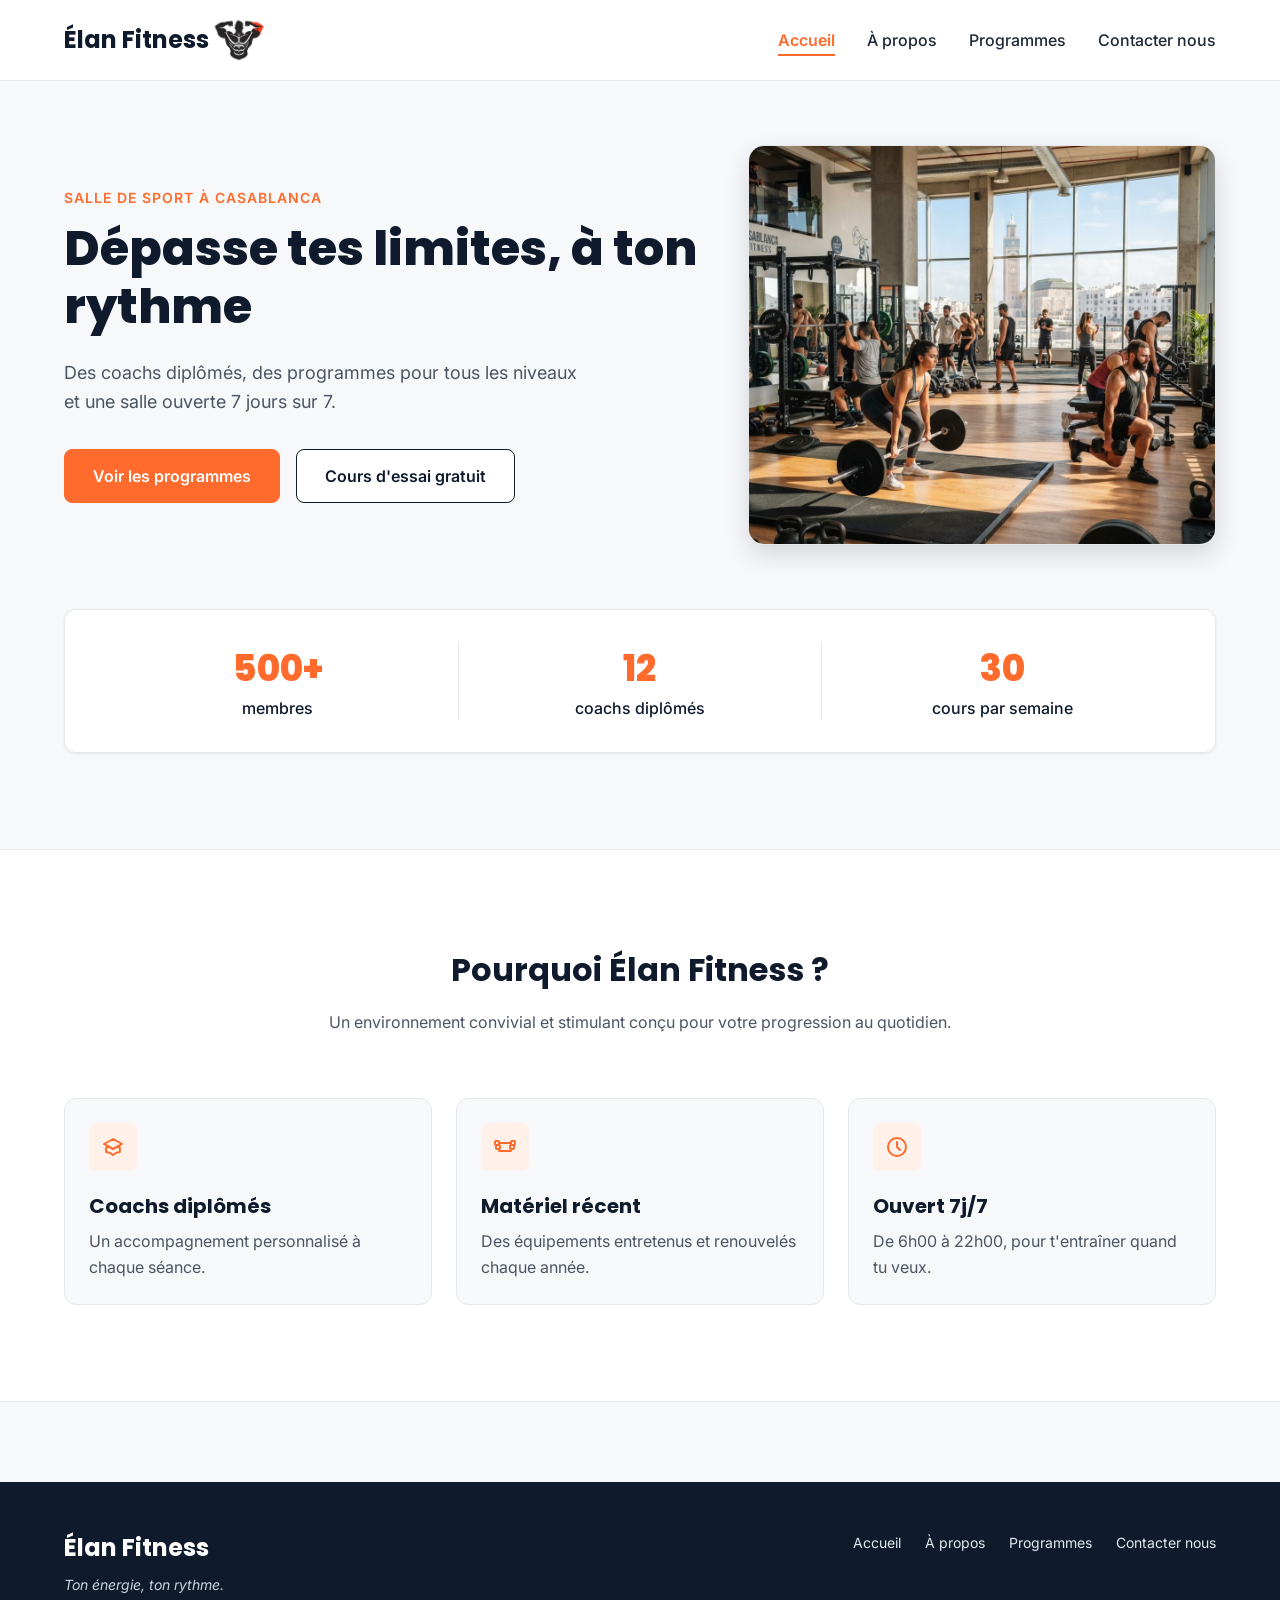
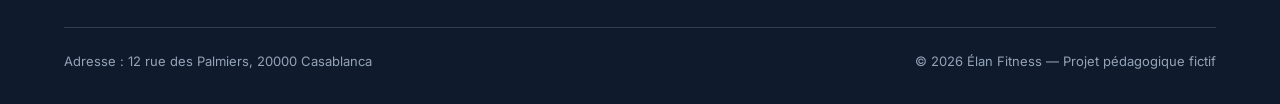
<file: index.html>
<html lang="fr">

<head>
    <meta charset="UTF-8">
    <meta name="viewport" content="width=device-width, initial-scale=1">
    <meta name="description"
        content="Élan Fitness, salle de sport à Casablanca : musculation, yoga, cardio et boxe fitness avec des coachs diplômés. Réservez votre cours d'essai gratuit.">
        <meta name="viewport" content="width=device-width, initial-scale=1.0">
    <title>Élan Fitness | Salle de sport à Casablanca</title>

    <link rel="preconnect" href="https://fonts.googleapis.com">
    <link rel="preconnect" href="https://fonts.gstatic.com" crossorigin>
    <link
        href="https://fonts.googleapis.com/css2?family=Inter:wght@400;500;600&family=Poppins:wght@600;700;800&display=swap"
        rel="stylesheet">

    <link rel="stylesheet" href="style.css">
</head>

<body>

    <header class="en-tete">
        <div class="conteneur en-tete-contenu">
            <a href="#accueil" class="logo">Élan Fitness<img src="img/fitnesslogo.png" alt="" class=" logoicone logo"></a>
            

            <nav aria-label="Navigation principale">
                <ul class="menu">
                    <li><a href="index.html" class="lien-actif">Accueil</a></li>
                    <li><a href="aboutus.html">À propos</a></li>
                    <li><a href="programmes.html">Programmes</a></li>
                    <li><a href ="contact.html" >Contacter nous</a></li>
                </ul>
            </nav>
        </div>
    </header>

    <main>

        <section id="accueil" class="hero">
            <div class="conteneur">

                <div class="hero-contenu">
                    <div class="hero-texte">
                        <p class="sur-titre">Salle de sport à Casablanca</p>
                        <h1>Dépasse tes limites, à ton rythme</h1>
                        <p class="hero-description">
                            Des coachs diplômés, des programmes pour tous les niveaux et une salle ouverte 7 jours sur
                            7.
                        </p>
                        <div class="boutons">
                            <a href="programmes.html" class="bouton bouton-principal">Voir les programmes</a>
                            <a href="contact.html" class="bouton bouton-secondaire">Cours d'essai gratuit</a>
                        </div>
                    </div>

                    <img class="hero-image" src="img/hero.jpg"
                        alt="Des personnes s'entraînent dans une salle de sport lumineuse à Casablanca">
                </div>

                <div class="chiffres">
                    <div class="chiffre">
                        <p class="chiffre-nombre">500+</p>
                        <p>membres</p>
                    </div>
                    <div class="chiffre">
                        <p class="chiffre-nombre">12</p>
                        <p>coachs diplômés</p>
                    </div>
                    <div class="chiffre">
                        <p class="chiffre-nombre">30</p>
                        <p>cours par semaine</p>
                    </div>
                </div>

            </div>
        </section>

        <section class="section section-blanche">
            <div class="conteneur">

                <div class="section-titre">
                    <h2>Pourquoi Élan Fitness ?</h2>
                    <p>Un environnement convivial et stimulant conçu pour votre progression au quotidien.</p>
                </div>

                <div class="cartes">
                    <article class="carte carte-avantage">
                        <div class="icone"><img src="img/icone-coach.svg" alt=""></div>
                        <h3>Coachs diplômés</h3>
                        <p>Un accompagnement personnalisé à chaque séance.</p>
                    </article>

                    <article class="carte carte-avantage">
                        <div class="icone"><img src="img/icone-materiel.svg" alt=""></div>
                        <h3>Matériel récent</h3>
                        <p>Des équipements entretenus et renouvelés chaque année.</p>
                    </article>

                    <article class="carte carte-avantage">
                        <div class="icone"><img src="img/icone-horloge.svg" alt=""></div>
                        <h3>Ouvert 7j/7</h3>
                        <p>De 6h00 à 22h00, pour t'entraîner quand tu veux.</p>
                    </article>
                </div>

            </div>
        </section>
    </main>
</body>

<footer class="pied-de-page">
    <div class="conteneur">

        <div class="pied-haut">
            <div>
                <p class="logo logo-clair">Élan Fitness</p>
                <p class="slogan">Ton énergie, ton rythme.</p>
            </div>

            <nav aria-label="Navigation du pied de page">
                <ul class="menu menu-pied">
                    <li><a href="index.html">Accueil</a></li>
                    <li><a href="aboutus.html">À propos</a></li>
                    <li><a href="programmes.html">Programmes</a></li>
                    <li><a href ="contact.html" >Contacter nous</a></li>
                </ul>
            </nav>
        </div>

        <div class="pied-bas">
            <p>Adresse : 12 rue des Palmiers, 20000 Casablanca</p>
            <p>&copy; 2026 Élan Fitness — Projet pédagogique fictif</p>
        </div>

    </div>
</footer>

</body>

</html>
</file>
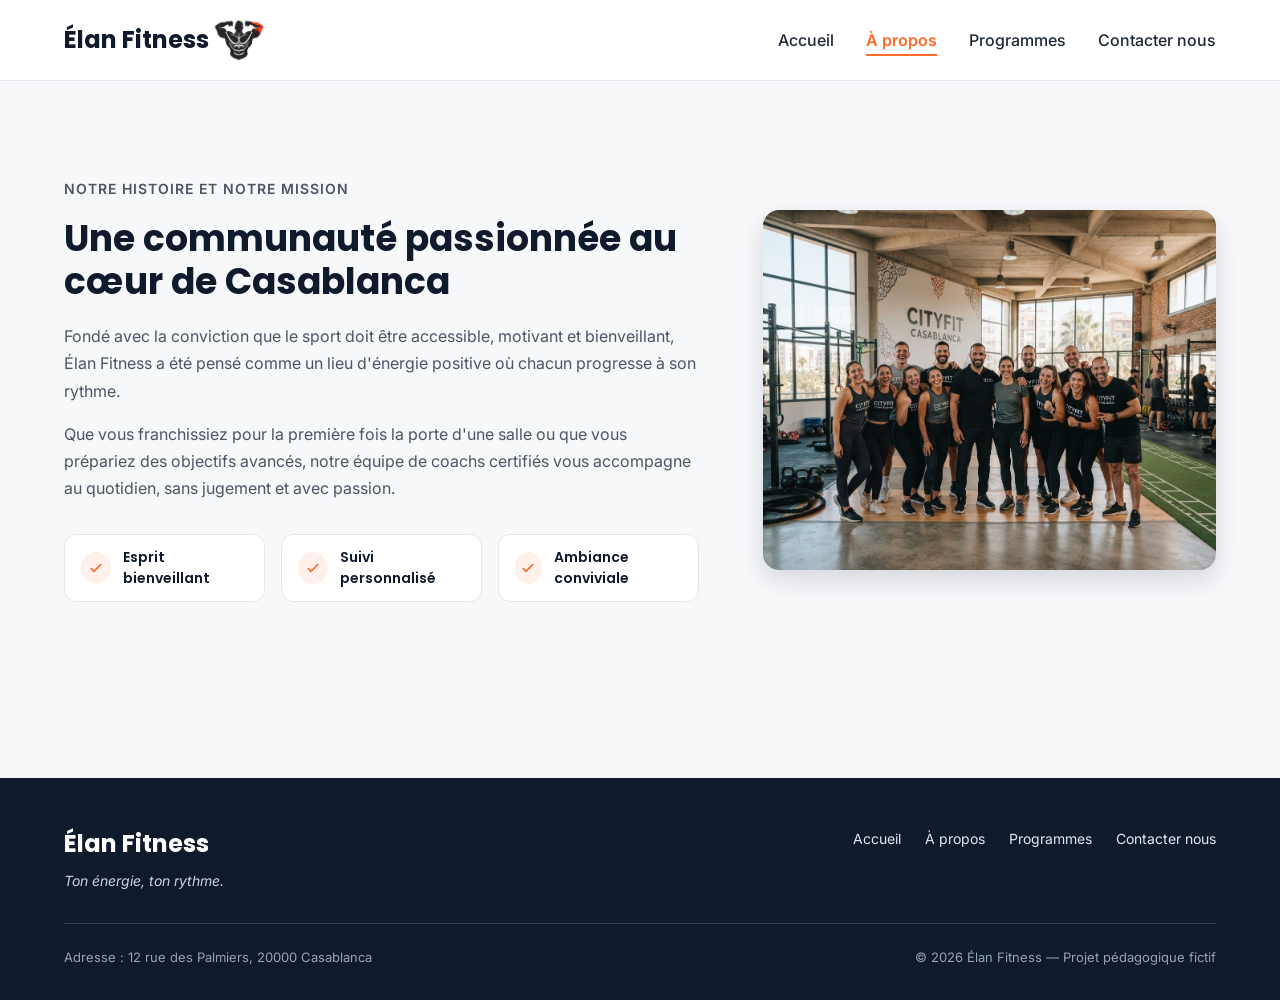
<file: aboutus.html>
<!DOCTYPE html>
<html lang="fr">
<head>
  <meta charset="UTF-8">
  <meta name="viewport" content="width=device-width, initial-scale=1">
  <meta name="description" content="Élan Fitness, salle de sport à Casablanca : musculation, yoga, cardio et boxe fitness avec des coachs diplômés. Réservez votre cours d'essai gratuit.">
  <meta name="viewport" content="width=device-width, initial-scale=1.0">
  <title>Élan Fitness | Salle de sport à Casablanca</title>

  <link rel="preconnect" href="https://fonts.googleapis.com">
  <link rel="preconnect" href="https://fonts.gstatic.com" crossorigin>
  <link href="https://fonts.googleapis.com/css2?family=Inter:wght@400;500;600&family=Poppins:wght@600;700;800&display=swap" rel="stylesheet">

  <link rel="stylesheet" href="style.css">
</head>


<body>
<header class="en-tete">
    <div class="conteneur en-tete-contenu">
      <a href="#accueil" class="logo">Élan Fitness <img src="img/fitnesslogo.png" alt="" class=" logoicone logo"></a>

      <nav aria-label="Navigation principale">
        <ul class="menu">
          <li><a href="index.html" >Accueil</a></li>
          <li><a href="aboutus.html"; class="lien-actif">À propos</a></li>
          <li><a href="programmes.html">Programmes</a></li>
          <li><a href ="contact.html" >Contacter nous</a></li>
        </ul>
      </nav>
    </div>
  </header>

    
</body>
<section id="a-propos" class="section">
      <div class="conteneur apropos-contenu">

        <div class="apropos-texte">
          <p class="sur-titre">Notre histoire et notre mission</p>
          <h2>Une communauté passionnée au cœur de Casablanca</h2>
          <p>
            Fondé avec la conviction que le sport doit être accessible, motivant et bienveillant,
            Élan Fitness a été pensé comme un lieu d'énergie positive où chacun progresse à son rythme.
          </p>
          <p>
            Que vous franchissiez pour la première fois la porte d'une salle ou que vous prépariez des
            objectifs avancés, notre équipe de coachs certifiés vous accompagne au quotidien, sans
            jugement et avec passion.
          </p>

          <ul class="valeurs">
            <li class="valeur">
              <div class="icone icone-petite"><img src="img/icone-check.svg" alt=""></div>
              <span>Esprit bienveillant</span>
            </li>
            <li class="valeur">
              <div class="icone icone-petite"><img src="img/icone-check.svg" alt=""></div>
              <span>Suivi personnalisé</span>
            </li>
            <li class="valeur">
              <div class="icone icone-petite"><img src="img/icone-check.svg" alt=""></div>
              <span>Ambiance conviviale</span>
            </li>
          </ul>
        </div>

        <img class="apropos-image" src="img/equipe.jpg" alt="L'équipe de coachs d'Élan Fitness réunie dans la salle">

      </div>
    </section>
 <footer class="pied-de-page">
    <div class="conteneur">

        <div class="pied-haut">
            <div>
                <p class="logo logo-clair">Élan Fitness</p>
                <p class="slogan">Ton énergie, ton rythme.</p>
            </div>

            <nav aria-label="Navigation du pied de page">
                <ul class="menu menu-pied">
                    <li><a href="index.html">Accueil</a></li>
                    <li><a href="aboutus.html">À propos</a></li>
                    <li><a href="programmes.html">Programmes</a></li>
                    <li><a href ="contact.html" >Contacter nous</a></li>
                </ul>
            </nav>
        </div>

        <div class="pied-bas">
            <p>Adresse : 12 rue des Palmiers, 20000 Casablanca</p>
            <p>&copy; 2026 Élan Fitness — Projet pédagogique fictif</p>
        </div>

    </div>
</footer>
 
 
  </body>

</html>
</file>
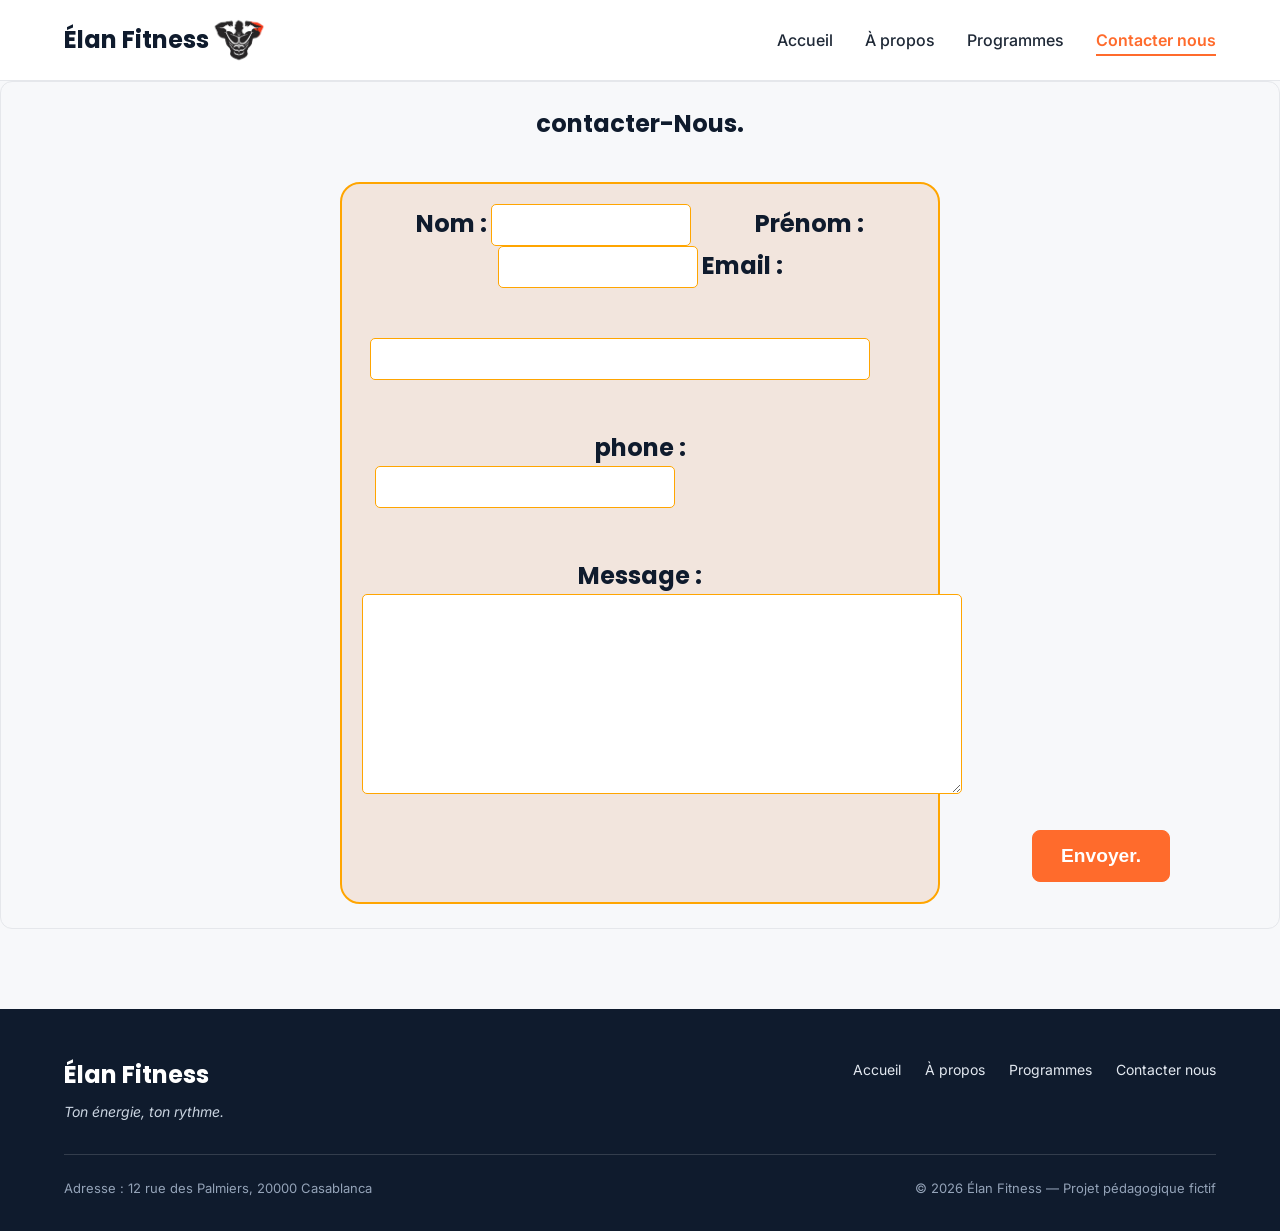
<file: contact copy.html>
<!DOCTYPE html>
<html lang="fr">

<head>
    <meta charset="UTF-8">
    <meta name="viewport" content="width=device-width, initial-scale=1">
    <meta name="description"
        content="Élan Fitness, salle de sport à Casablanca : musculation, yoga, cardio et boxe fitness avec des coachs diplômés. Réservez votre cours d'essai gratuit.">
    
    <title>Élan Fitness | Salle de sport à Casablanca</title>

    <link rel="preconnect" href="https://fonts.googleapis.com">
    <link rel="preconnect" href="https://fonts.gstatic.com" crossorigin>
    <link
        href="https://fonts.googleapis.com/css2?family=Inter:wght@400;500;600&family=Poppins:wght@600;700;800&display=swap"
        rel="stylesheet">

    <link rel="stylesheet" href="style.css">
</head>

<body>

    <header class="en-tete">
        <div class="conteneur en-tete-contenu">
            <a href="#accueil" class="logo">Élan Fitness <img src="img/fitnesslogo.png" alt="" class=" logoicone logo"></a>

            <nav aria-label="Navigation principale">
                <ul class="menu">
                    <li><a href="home.html">Accueil</a></li>
                    <li><a href="aboutus.html">À propos</a></li>
                    <li><a href="programmes.html">Programmes</a></li>
                    <li><a href="contact.html" class="lien-actif">Contacter nous</a></li>

                </ul>
            </nav>
        </div>
    </header>

    <main>

        <article class="carte carte-avantage" style=" text-align: center" ;>

            <h1 style="margin-bottom: 40px; ">contacter-Nous.</h1>

            <form class="formm mainborder">

                <label for="lna
                me " style="display: inline-block; ">
                    <h2>Nom :</h2>
                </label>

                <input type="text" placeholder="" required>

                <label for="fname " style="display: inline-block; margin-left : 60px  ">
                    <h2>Prénom :</h2>
                </label>

                <input type="text" id="fname" name="lname" style="  margin-bottom: 50px;">

                <label for="email" style="display: inline-block;">
                    <h2>Email : </h2>
                </label>
                <input type="text" id="email" name="email"
                    style="  width: 500px; margin-right: 41px;margin-bottom: 50px ;"><br>


                <label for="phone" style="display: inline-block ;">
                    <h2>phone :</h2>
                </label>
                <input type="text" id="phone" name="phone"
                    style="   margin-right: 230px; width: 300px; margin-bottom: 50px; "><br>

                <label for="message">
                    <h2>Message :</h2>
                </label>

                <textarea type="text" id="message" name="message "
                    style=" height: 200px ; width:600px; margin-bottom: 30px;font-size: larger; ">
                </textarea>
                <div class="boutons" style="margin-left: 670px;">
                    <input type="submit" value="Envoyer." class="bouton bouton-principal"
                        style="font-size: larger; ">
                </div>
            </form>

        </article>

    </main>
    <footer class="pied-de-page">
        <div class="conteneur">

            <div class="pied-haut">
                <div>
                    <p class="logo logo-clair">Élan Fitness</p>
                    <p class="slogan">Ton énergie, ton rythme.</p>
                </div>

                <nav aria-label="Navigation du pied de page">
                    <ul class="menu menu-pied">
                        <li><a href="home.html">Accueil</a></li>
                        <li><a href="aboutus.html">À propos</a></li>
                        <li><a href="programmes.html">Programmes</a></li>
                        <li><a href="contact.html">Contacter nous</a></li>
                    </ul>
                </nav>
            </div>

            <div class="pied-bas">
                <p>Adresse : 12 rue des Palmiers, 20000 Casablanca</p>
                <p>&copy; 2026 Élan Fitness — Projet pédagogique fictif</p>
            </div>

        </div>
    </footer>
</body>

</html>
</file>
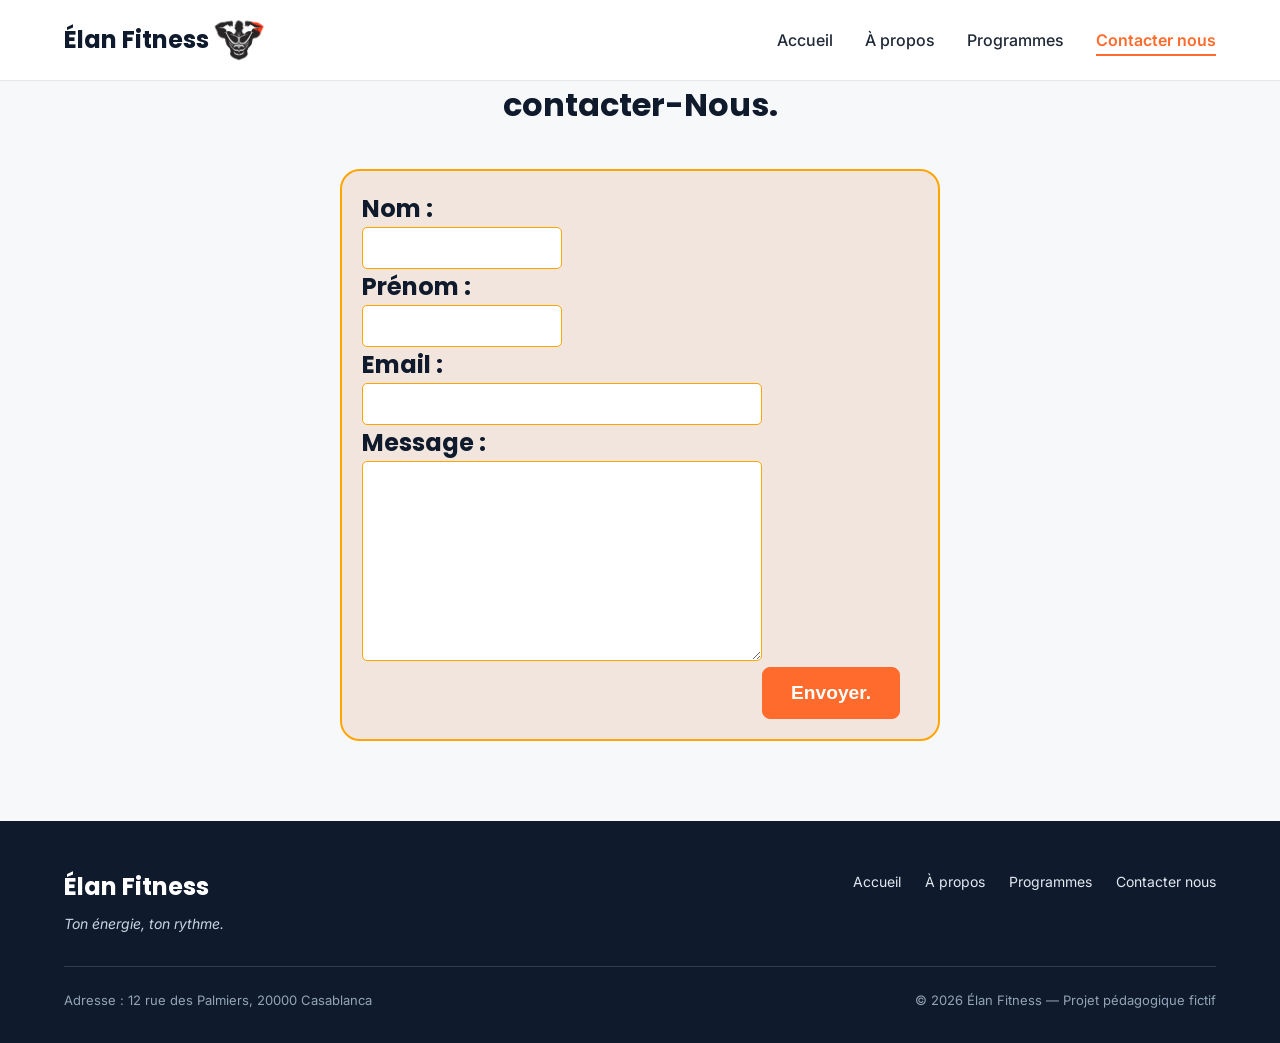
<file: contact.html>
<!DOCTYPE html>
<html lang="fr">

<head>
    <meta charset="UTF-8">
    <meta name="viewport" content="width=device-width, initial-scale=1">
    <meta name="description"
        content="Élan Fitness, salle de sport à Casablanca : musculation, yoga, cardio et boxe fitness avec des coachs diplômés. Réservez votre cours d'essai gratuit.">

    <title>Élan Fitness | Salle de sport à Casablanca</title>

    <link rel="preconnect" href="https://fonts.googleapis.com">
    <link rel="preconnect" href="https://fonts.gstatic.com" crossorigin>
    <link
        href="https://fonts.googleapis.com/css2?family=Inter:wght@400;500;600&family=Poppins:wght@600;700;800&display=swap"
        rel="stylesheet">

    <link rel="stylesheet" href="style.css">
</head>

<body>

    <header class="en-tete">
        <div class="conteneur en-tete-contenu">
            <a href="#accueil" class="logo">Élan Fitness <img src="img/fitnesslogo.png" alt=""
                    class=" logoicone logo"></a>

            <nav aria-label="Navigation principale">
                <ul class="menu">
                    <li><a href="index.html">Accueil</a></li>
                    <li><a href="aboutus.html">À propos</a></li>
                    <li><a href="programmes.html">Programmes</a></li>
                    <li><a href="contact.html" class="lien-actif">Contacter nous</a></li>

                </ul>
            </nav>
        </div>
    </header>

    <main>

        <h1 style="margin-bottom: 40px ; text-align: center ;">contacter-Nous.</h1>

        <form class="formm mainborder">
              <label for=""><h2>Nom :</h2></label>
            <input type="text" >
             <label for=""><h2>Prénom :</h2></label>
            <input type="text" >
             <label for="" ><h2>Email :</h2></label>
            <input type="text" style="width: 400px" >
             <label for=""><h2>Message :</h2></label>
            <textarea type="text" style="height: 200px; width: 400px;" > </textarea>

            
            <div class="boutons" style="margin-left: 400px;">
                <input type="submit" value="Envoyer." class="bouton bouton-principal" style="font-size: larger; ">
            </div>
        </form>



    </main>
    <footer class="pied-de-page">
        <div class="conteneur">

            <div class="pied-haut">
                <div>
                    <p class="logo logo-clair">Élan Fitness</p>
                    <p class="slogan">Ton énergie, ton rythme.</p>
                </div>

                <nav aria-label="Navigation du pied de page">
                    <ul class="menu menu-pied">
                        <li><a href="index.html">Accueil</a></li>
                        <li><a href="aboutus.html">À propos</a></li>
                        <li><a href="programmes.html">Programmes</a></li>
                        <li><a href="contact.html">Contacter nous</a></li>
                    </ul>
                </nav>
            </div>

            <div class="pied-bas">
                <p>Adresse : 12 rue des Palmiers, 20000 Casablanca</p>
                <p>&copy; 2026 Élan Fitness — Projet pédagogique fictif</p>
            </div>

        </div>
    </footer>
</body>

</html>
</file>
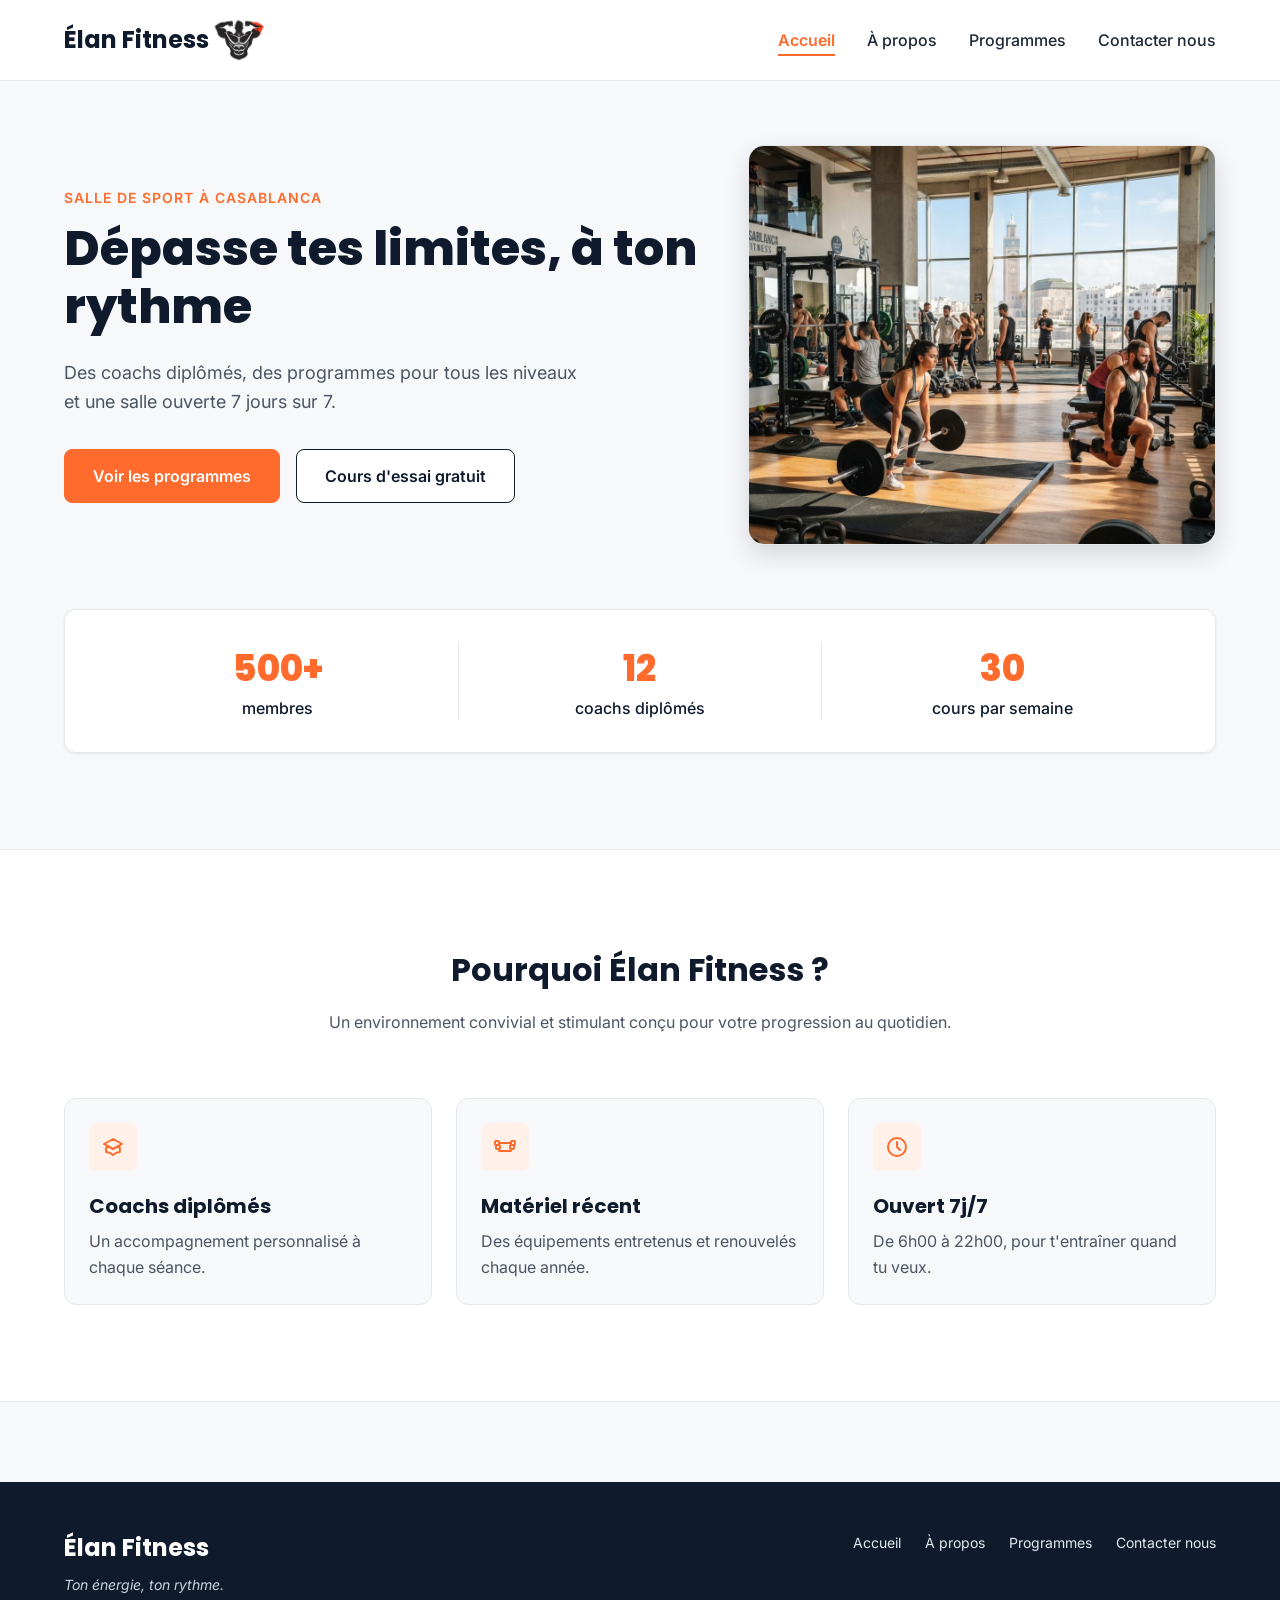
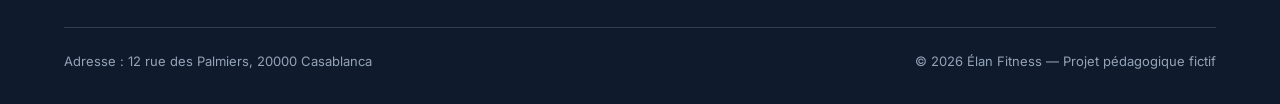
<file: home.html>
<html lang="fr">

<head>
    <meta charset="UTF-8">
    <meta name="viewport" content="width=device-width, initial-scale=1">
    <meta name="description"
        content="Élan Fitness, salle de sport à Casablanca : musculation, yoga, cardio et boxe fitness avec des coachs diplômés. Réservez votre cours d'essai gratuit.">
        <meta name="viewport" content="width=device-width, initial-scale=1.0">
    <title>Élan Fitness | Salle de sport à Casablanca</title>

    <link rel="preconnect" href="https://fonts.googleapis.com">
    <link rel="preconnect" href="https://fonts.gstatic.com" crossorigin>
    <link
        href="https://fonts.googleapis.com/css2?family=Inter:wght@400;500;600&family=Poppins:wght@600;700;800&display=swap"
        rel="stylesheet">

    <link rel="stylesheet" href="style.css">
</head>

<body>

    <header class="en-tete">
        <div class="conteneur en-tete-contenu">
            <a href="#accueil" class="logo">Élan Fitness<img src="img/fitnesslogo.png" alt="" class=" logoicone logo"></a>
            

            <nav aria-label="Navigation principale">
                <ul class="menu">
                    <li><a href="home.html" class="lien-actif">Accueil</a></li>
                    <li><a href="aboutus.html">À propos</a></li>
                    <li><a href="programmes.html">Programmes</a></li>
                    <li><a href ="contact.html" >Contacter nous</a></li>
                </ul>
            </nav>
        </div>
    </header>

    <main>

        <section id="accueil" class="hero">
            <div class="conteneur">

                <div class="hero-contenu">
                    <div class="hero-texte">
                        <p class="sur-titre">Salle de sport à Casablanca</p>
                        <h1>Dépasse tes limites, à ton rythme</h1>
                        <p class="hero-description">
                            Des coachs diplômés, des programmes pour tous les niveaux et une salle ouverte 7 jours sur
                            7.
                        </p>
                        <div class="boutons">
                            <a href="programmes.html" class="bouton bouton-principal">Voir les programmes</a>
                            <a href="contact.html" class="bouton bouton-secondaire">Cours d'essai gratuit</a>
                        </div>
                    </div>

                    <img class="hero-image" src="img/hero.jpg"
                        alt="Des personnes s'entraînent dans une salle de sport lumineuse à Casablanca">
                </div>

                <div class="chiffres">
                    <div class="chiffre">
                        <p class="chiffre-nombre">500+</p>
                        <p>membres</p>
                    </div>
                    <div class="chiffre">
                        <p class="chiffre-nombre">12</p>
                        <p>coachs diplômés</p>
                    </div>
                    <div class="chiffre">
                        <p class="chiffre-nombre">30</p>
                        <p>cours par semaine</p>
                    </div>
                </div>

            </div>
        </section>

        <section class="section section-blanche">
            <div class="conteneur">

                <div class="section-titre">
                    <h2>Pourquoi Élan Fitness ?</h2>
                    <p>Un environnement convivial et stimulant conçu pour votre progression au quotidien.</p>
                </div>

                <div class="cartes">
                    <article class="carte carte-avantage">
                        <div class="icone"><img src="img/icone-coach.svg" alt=""></div>
                        <h3>Coachs diplômés</h3>
                        <p>Un accompagnement personnalisé à chaque séance.</p>
                    </article>

                    <article class="carte carte-avantage">
                        <div class="icone"><img src="img/icone-materiel.svg" alt=""></div>
                        <h3>Matériel récent</h3>
                        <p>Des équipements entretenus et renouvelés chaque année.</p>
                    </article>

                    <article class="carte carte-avantage">
                        <div class="icone"><img src="img/icone-horloge.svg" alt=""></div>
                        <h3>Ouvert 7j/7</h3>
                        <p>De 6h00 à 22h00, pour t'entraîner quand tu veux.</p>
                    </article>
                </div>

            </div>
        </section>
    </main>
</body>

<footer class="pied-de-page">
    <div class="conteneur">

        <div class="pied-haut">
            <div>
                <p class="logo logo-clair">Élan Fitness</p>
                <p class="slogan">Ton énergie, ton rythme.</p>
            </div>

            <nav aria-label="Navigation du pied de page">
                <ul class="menu menu-pied">
                    <li><a href="home.html">Accueil</a></li>
                    <li><a href="aboutus.html">À propos</a></li>
                    <li><a href="programmes.html">Programmes</a></li>
                    <li><a href ="contact.html" >Contacter nous</a></li>
                </ul>
            </nav>
        </div>

        <div class="pied-bas">
            <p>Adresse : 12 rue des Palmiers, 20000 Casablanca</p>
            <p>&copy; 2026 Élan Fitness — Projet pédagogique fictif</p>
        </div>

    </div>
</footer>

</body>

</html>
</file>
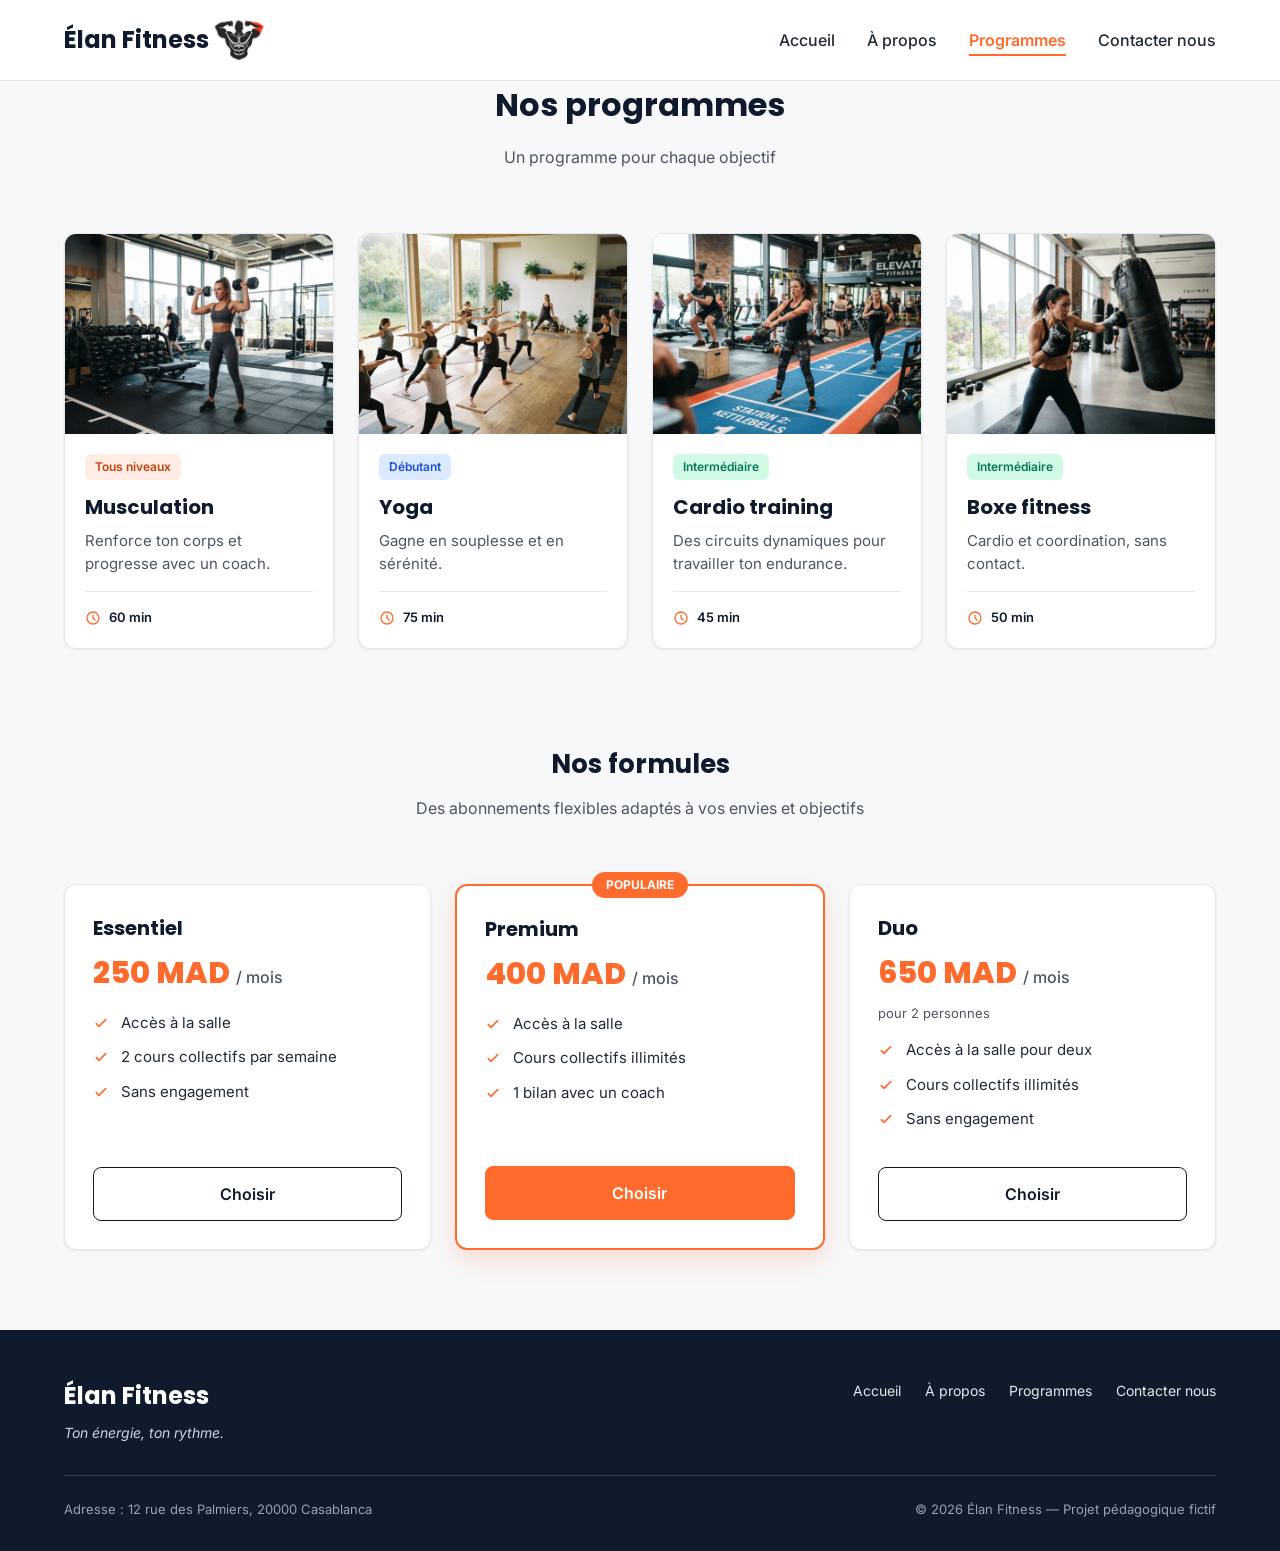
<file: programmes.html>
<!DOCTYPE html>
<html lang="fr">

<head>
  <meta charset="UTF-8">
  <meta name="viewport" content="width=device-width, initial-scale=1">
  <meta name="description"
    content="Élan Fitness, salle de sport à Casablanca : musculation, yoga, cardio et boxe fitness avec des coachs diplômés. Réservez votre cours d'essai gratuit.">
  <meta name="viewport" content="width=device-width, initial-scale=1.0">
  <title>Élan Fitness | Salle de sport à Casablanca</title>

  <link rel="preconnect" href="https://fonts.googleapis.com">
  <link rel="preconnect" href="https://fonts.gstatic.com" crossorigin>
  <link
    href="https://fonts.googleapis.com/css2?family=Inter:wght@400;500;600&family=Poppins:wght@600;700;800&display=swap"
    rel="stylesheet">

  <link rel="stylesheet" href="style.css">
</head>


<body>
  <header class="en-tete">
    <div class="conteneur en-tete-contenu">
      <a href="#accueil" class="logo">Élan Fitness <img src="img/fitnesslogo.png" alt="" class=" logoicone logo"></a>

      <nav aria-label="Navigation principale">
        <ul class="menu">
          <li><a href="index.html">Accueil</a></li>
          <li><a href="aboutus.html">À propos</a></li>
          <li><a href="programmes.html" class="lien-actif">Programmes</a></li>
          <li><a href="contact.html">Contacter nous</a></li>
        </ul>
      </nav>
    </div>
  </header>


  <main>
    <div class="conteneur">

      <div class="section-titre">
        <h2>Nos programmes</h2>
        <p>Un programme pour chaque objectif</p>
      </div>

      <div class="cartes">

        <article class="carte carte-programme">
          <img src="img/musculation.jpg" alt="Une sportive soulève des haltères dans l'espace musculation">
          <div class="programme-corps">
            <span class="etiquette etiquette-orange">Tous niveaux</span>
            <h3>Musculation</h3>
            <p>Renforce ton corps et progresse avec un coach.</p>
            <p class="duree"><img src="img/icone-duree.svg" alt="">60 min</p>
          </div>
        </article>

        <article class="carte carte-programme">
          <img src="img/yoga.jpg" alt="Un groupe pratique le yoga sur des tapis dans une salle lumineuse">
          <div class="programme-corps">
            <span class="etiquette etiquette-bleue">Débutant</span>
            <h3>Yoga</h3>
            <p>Gagne en souplesse et en sérénité.</p>
            <p class="duree"><img src="img/icone-duree.svg" alt="">75 min</p>
          </div>
        </article>

        <article class="carte carte-programme">
          <img src="img/cardio.jpg" alt="Des sportifs suivent un circuit de cardio training avec des kettlebells">
          <div class="programme-corps">
            <span class="etiquette etiquette-verte">Intermédiaire</span>
            <h3>Cardio training</h3>
            <p>Des circuits dynamiques pour travailler ton endurance.</p>
            <p class="duree"><img src="img/icone-duree.svg" alt="">45 min</p>
          </div>
        </article>

        <article class="carte carte-programme">
          <img src="img/boxe.jpg" alt="Une sportive frappe un sac de frappe pendant un cours de boxe fitness">
          <div class="programme-corps">
            <span class="etiquette etiquette-verte">Intermédiaire</span>
            <h3>Boxe fitness</h3>
            <p>Cardio et coordination, sans contact.</p>
            <p class="duree"><img src="img/icone-duree.svg" alt="">50 min</p>
          </div>
        </article>

      </div>
      <div class="formules">

        <div class="section-titre">
          <h3>Nos formules</h3>
          <p>Des abonnements flexibles adaptés à vos envies et objectifs</p>
        </div>

        <div class="cartes">

          <article class="carte formule">
            <h4>Essentiel</h4>
            <p class="prix">250 MAD <span>/ mois</span></p>
            <ul class="formule-liste">
              <li>Accès à la salle</li>
              <li>2 cours collectifs par semaine</li>
              <li>Sans engagement</li>
            </ul>
            <a href="contact.html" class="bouton bouton-secondaire">Choisir</a>
          </article>

          <article class="carte formule formule-populaire">
            <p class="badge-populaire">Populaire</p>
            <h4>Premium</h4>
            <p class="prix">400 MAD <span>/ mois</span></p>
            <ul class="formule-liste">
              <li>Accès à la salle</li>
              <li>Cours collectifs illimités</li>
              <li>1 bilan avec un coach</li>
            </ul>
            <a href="contact.html" class="bouton bouton-principal">Choisir</a>
          </article>

          <article class="carte formule">
            <h4>Duo</h4>
            <p class="prix">650 MAD <span>/ mois</span></p>
            <p class="prix-note">pour 2 personnes</p>
            <ul class="formule-liste">
              <li>Accès à la salle pour deux</li>
              <li>Cours collectifs illimités</li>
              <li>Sans engagement</li>
            </ul>
            <a href="contact.html" class="bouton bouton-secondaire">Choisir</a>
          </article>

        </div>
      </div>

    </div>



    </div>
  </main>
  <footer class="pied-de-page">
    <div class="conteneur">

      <div class="pied-haut">
        <div>
          <p class="logo logo-clair">Élan Fitness</p>
          <p class="slogan">Ton énergie, ton rythme.</p>
        </div>

        <nav aria-label="Navigation du pied de page">
          <ul class="menu menu-pied">
            <li><a href="index.html">Accueil</a></li>
            <li><a href="aboutus.html">À propos</a></li>
            <li><a href="programmes.html">Programmes</a></li>
            <li><a href="contact.html">Contacter nous</a></li>
          </ul>
        </nav>
      </div>

      <div class="pied-bas">
        <p>Adresse : 12 rue des Palmiers, 20000 Casablanca</p>
        <p>&copy; 2026 Élan Fitness — Projet pédagogique fictif</p>
      </div>

    </div>
  </footer>
</body>
</file>
<file: style.css>
* {
  box-sizing: border-box;
  margin: 0;
  padding: 0;
}

html {
  scroll-behavior: smooth;
}

body {
  font-family: 'Inter', Arial, sans-serif;
  font-size: 16px;
  line-height: 1.5;
  color: #1F2937;
  background-color: #F7F8FA;
}

h1, h2, h3, h4 {
  font-family: 'Poppins', Arial, sans-serif;
  color: #0F1B2D;
}

a {
  color: inherit;
  text-decoration: none;
}

ul {
  list-style: none;
}

img {
  display: block;
  max-width: 100%;
}

a:focus-visible,
button:focus-visible {
  outline: 3px solid #FF6B2C;
  outline-offset: 2px;
}

.conteneur {
  width: 100%;
  max-width: 1200px;
  margin: 0 auto;
  padding: 0 24px;
}

.section {
  padding: 96px 0;
}

.section-blanche {
  background-color: #FFFFFF;
  border-top: 1px solid #E5E7EB;
  border-bottom: 1px solid #E5E7EB;
}

.section-titre {
  max-width: 640px;
  margin: 0 auto 64px;
  text-align: center;
}

.section-titre h2 {
  font-size: 32px;
  margin-bottom: 16px;
}

.section-titre h3 {
  font-size: 26px;
  margin-bottom: 12px;
}

.section-titre p {
  color: #4B5563;
}

.sur-titre {
  font-size: 14px;
  font-weight: 600;
  color: #FF6B2C;
  text-transform: uppercase;
  letter-spacing: 1px;
  margin-bottom: 12px;
}

.bouton {
  display: inline-block;
  padding: 14px 28px;
  border-radius: 8px;
  font-size: 16px;
  font-weight: 600;
  text-align: center;
  cursor: pointer;
}

.bouton-principal {
  background-color: #FF6B2C;
  border: 1px solid #FF6B2C;
  color: #FFFFFF;
}

.bouton-principal:hover {
  background-color: #F05817;
}

.bouton-secondaire {
  background-color: #FFFFFF;
  border: 1px solid #0F1B2D;
  color: #0F1B2D;
}

.bouton-secondaire:hover {
  background-color: #F3F4F6;
}

.cartes {
  display: flex;
  gap: 24px;
}

.carte {
  flex: 1;
  background-color: #FFFFFF;
  border: 1px solid #E5E7EB;
  border-radius: 12px;
  box-shadow: 0 1px 3px rgba(15, 27, 45, 0.08);
}

.icone {
  width: 48px;
  height: 48px;
  background-color: #FFF0EA;
  border-radius: 8px;
  display: flex;
  align-items: center;
  justify-content: center;
}

.icone img {
  width: 24px;
  height: 24px;
}

.icone-petite {
  width: 32px;
  height: 32px;
  border-radius: 50%;
}

.icone-petite img {
  width: 16px;
  height: 16px;
}

.en-tete {
  position: sticky;
  top: 0;
  z-index: 10;
  background-color: #FFFFFF;
  border-bottom: 1px solid #E5E7EB;
}

.en-tete-contenu {
  height: 80px;
  display: flex;
  align-items: center;
  justify-content: space-between;
}

.logo {
  display: flex;
  align-items: center;
  font-family: 'Poppins', Arial, sans-serif;
  font-size: 24px;
  font-weight: 700;
  color: #0F1B2D;
}

.logo::after {
  content: "";
  width: 10px;
  height: 10px;
  margin-left: 8px;
 
  border-radius: 50%;
}

.menu {
  display: flex;
  gap: 32px;
}

.menu a {
  font-weight: 500;
  padding-bottom: 4px;
  border-bottom: 2px solid transparent;
}

.menu a:hover {
  color: #FF6B2C;
}

.menu .lien-actif {
  color: #FF6B2C;
  font-weight: 600;
  border-bottom-color: #FF6B2C;
}

.hero {
  padding: 64px 0 96px;
}

.hero-contenu {
  display: flex;
  align-items: center;
  gap: 32px;
}

.hero-texte {
  flex: 7;
}

.hero-texte h1 {
  font-size: 48px;
  font-weight: 800;
  line-height: 1.2;
  margin-bottom: 24px;
}

.hero-description {
  max-width: 520px;
  font-size: 18px;
  line-height: 1.6;
  color: #4B5563;
  margin-bottom: 32px;
}

.boutons {
  display: flex;
  flex-wrap: wrap;
  gap: 16px;
}

.hero-image {
  flex: 5;
  min-width: 0;
  height: 400px;
  object-fit: cover;
  border-radius: 16px;
  border: 1px solid #E5E7EB;
  box-shadow: 0 10px 25px rgba(15, 27, 45, 0.15);
}

.chiffres {
  display: flex;
  margin-top: 64px;
  padding: 32px;
  background-color: #FFFFFF;
  border: 1px solid #E5E7EB;
  border-radius: 12px;
  box-shadow: 0 1px 3px rgba(15, 27, 45, 0.08);
}

.chiffre {
  flex: 1;
  text-align: center;
  font-weight: 500;
  color: #0F1B2D;
}

.chiffre + .chiffre {
  border-left: 1px solid #E5E7EB;
}

.chiffre-nombre {
  font-family: 'Poppins', Arial, sans-serif;
  font-size: 36px;
  font-weight: 800;
  color: #FF6B2C;
}

.carte-avantage {
  padding: 24px;
  background-color: #F7F8FA;
  box-shadow: none;
}

.carte-avantage .icone {
  margin-bottom: 20px;
}

.carte-avantage h3 {
  font-size: 20px;
  margin-bottom: 8px;
}

.carte-avantage p {
  color: #4B5563;
  line-height: 1.6;
}

.apropos-contenu {
  display: flex;
  align-items: center;
  gap: 64px;
}

.apropos-texte {
  flex: 7;
}

.apropos-texte h2 {
  font-size: 36px;
  line-height: 1.2;
  margin-bottom: 20px;
}

.apropos-texte p {
  color: #4B5563;
  line-height: 1.7;
  margin-bottom: 16px;
}

.valeurs {
  display: flex;
  gap: 16px;
  margin-top: 32px;
}

.valeur {
  flex: 1;
  display: flex;
  align-items: center;
  gap: 12px;
  padding: 12px 16px;
  background-color: #FFFFFF;
  border: 1px solid #E5E7EB;
  border-radius: 12px;
  font-family: 'Poppins', Arial, sans-serif;
  font-size: 14px;
  font-weight: 600;
  color: #0F1B2D;
}

.apropos-image {
  flex: 5;
  min-width: 0;
  height: 360px;
  object-fit: cover;
  border-radius: 16px;
  box-shadow: 0 10px 25px rgba(15, 27, 45, 0.15);
}

.carte-programme {
  display: flex;
  flex-direction: column;
  overflow: hidden;
}

.carte-programme > img {
  width: 100%;
  height: 200px;
  object-fit: cover;
}

.programme-corps {
  flex: 1;
  display: flex;
  flex-direction: column;
  padding: 20px;
}

.programme-corps h3 {
  font-size: 20px;
  margin-bottom: 8px;
}

.programme-corps p {
  font-size: 15px;
  color: #4B5563;
}

.etiquette {
  align-self: flex-start;
  padding: 4px 10px;
  margin-bottom: 12px;
  border-radius: 6px;
  font-size: 12px;
  font-weight: 600;
}

.etiquette-orange {
  background-color: #FFEDE5;
  color: #C2410C;
}

.etiquette-bleue {
  background-color: #DBEAFE;
  color: #1D4ED8;
}

.etiquette-verte {
  background-color: #D1FAE5;
  color: #047857;
}

.programme-corps .duree {
  display: flex;
  align-items: center;
  gap: 8px;
  margin-top: auto;
  padding-top: 16px;
  border-top: 1px solid #E5E7EB;
  font-size: 13px;
  font-weight: 600;
  color: #0F1B2D;
}

.programme-corps h3 + p {
  margin-bottom: 16px;
}

.duree img {
  width: 16px;
  height: 16px;
}

.formules {
  margin-top: 96px;
}

.formule {
  position: relative;
  display: flex;
  flex-direction: column;
  padding: 28px;
}

.formule h4 {
  font-size: 20px;
}

.prix {
  margin: 8px 0 16px;
  font-family: 'Poppins', Arial, sans-serif;
  font-size: 30px;
  font-weight: 800;
  color: #FF6B2C;
}

.prix span {
  font-family: 'Inter', Arial, sans-serif;
  font-size: 16px;
  font-weight: 500;
  color: #4B5563;
}

.prix-note {
  margin: -8px 0 16px;
  font-size: 13px;
  color: #4B5563;
}

.formule-liste {
  flex: 1;
  margin-bottom: 24px;
}

.formule-liste li {
  padding-left: 28px;
  margin-bottom: 12px;
  font-size: 15px;
  background-image: url('img/icone-check.svg');
  background-repeat: no-repeat;
  background-position: left center;
  background-size: 16px;
}

.formule .bouton {
  display: block;
}

.formule-populaire {
  border: 2px solid #FF6B2C;
  box-shadow: 0 10px 25px rgba(255, 107, 44, 0.2);
}

.badge-populaire {
  position: absolute;
  top: -14px;
  left: 50%;
  transform: translateX(-50%);
  padding: 4px 14px;
  background-color: #FF6B2C;
  border-radius: 999px;
  font-size: 12px;
  font-weight: 700;
  text-transform: uppercase;
  color: #FFFFFF;
}

.pied-de-page {
  padding: 48px 0 32px;
  background-color: #0F1B2D;
  color: #FFFFFF;
  margin-top: 80px;
}

.pied-haut {
  display: flex;
  justify-content: space-between;
  align-items: flex-start;
  padding-bottom: 32px;
  border-bottom: 1px solid rgba(255, 255, 255, 0.15);
}

.logo-clair {
  color: #FFFFFF;
}

.slogan {
  margin-top: 8px;
  font-size: 14px;
  font-style: italic;
  color: #CBD5E1;
}

.menu-pied {
  gap: 24px;
}

.menu-pied a {
  font-size: 14px;
  font-weight: 400;
  color: #E2E8F0;
}

.pied-bas {
  display: flex;
  justify-content: space-between;
  margin-top: 24px;
  font-size: 13px;
  color: #94A3B8;
}


.formm > input , textarea {
  padding: 20px;
border-radius:  5px;
width: 200px;
border: 1px solid orange;
height: 40px;
 font-size: larger; 
 font-family: 'Inter', Arial, sans-serif ;
}

.mainborder {
  border : 2px solid orange;
  border-radius: 20px;
 padding: 20px;
 width: 600px ;
 margin: auto;
 background-color: #d15e1620 ;
}

.logoicone {
  width: 60px;
  height: 60px;
  
  border-radius: 8px;
  
}
</file>
